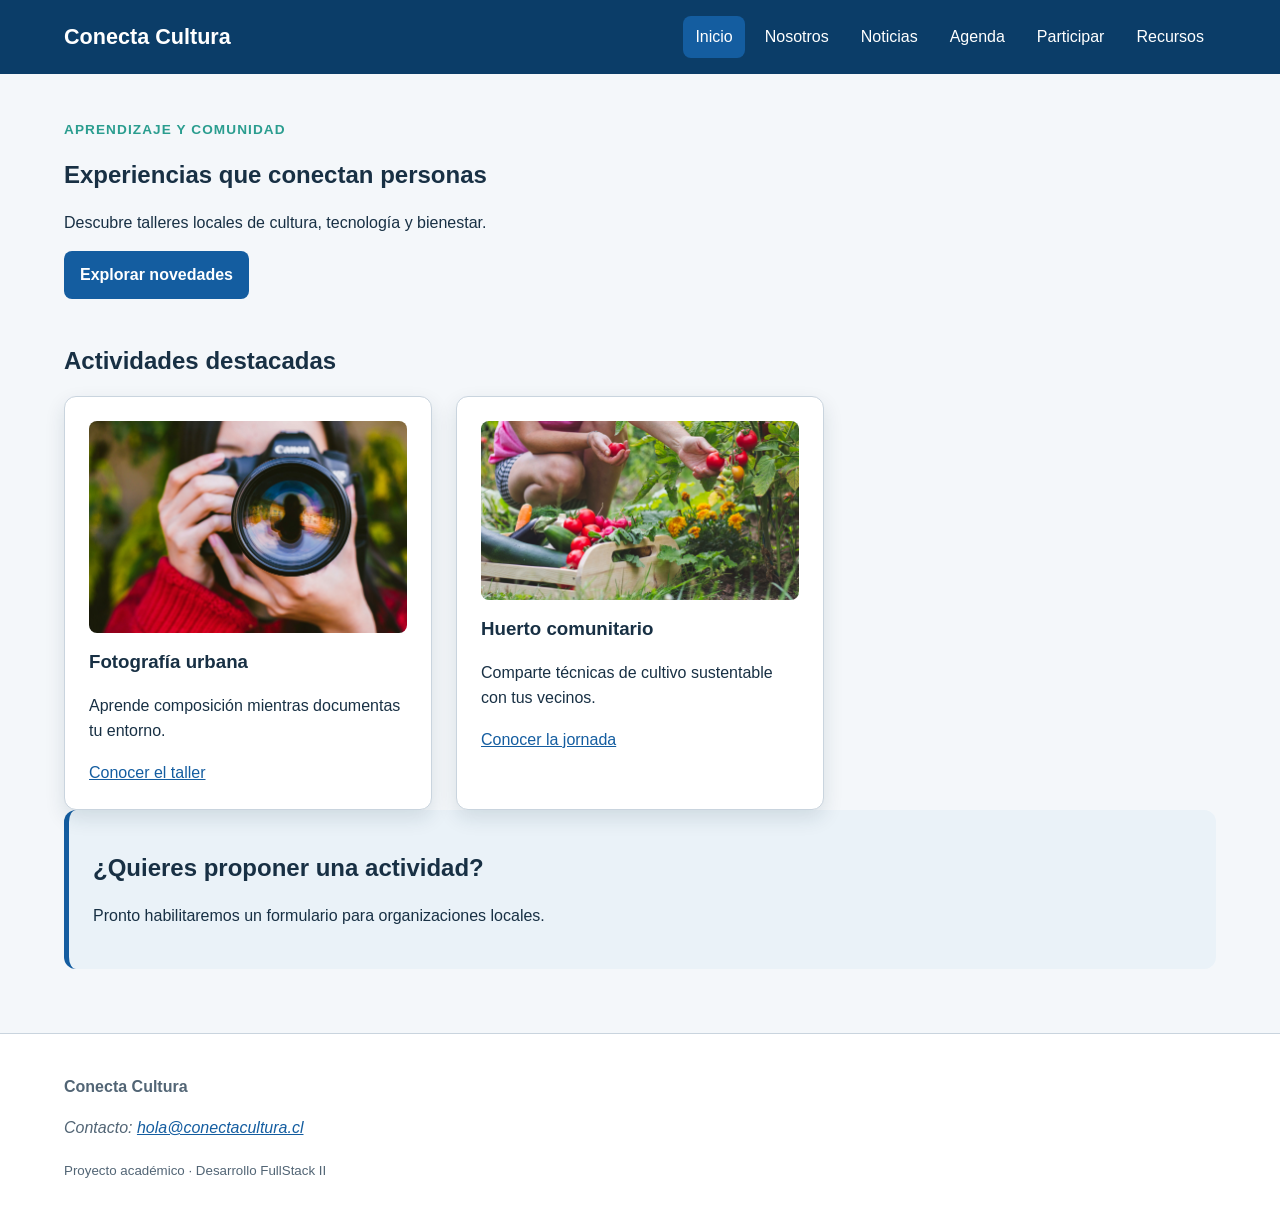
<file: index.html>
<!DOCTYPE html>
<html lang="es">
<head>
  <meta charset="UTF-8">
  <meta name="viewport" content="width=device-width, initial-scale=1.0">
  <meta name="description" content="Talleres y actividades de Conecta Cultura">
  <title>Inicio | Conecta Cultura</title>
  <link rel="stylesheet" href="assets/css/estilos.css">
</head>
<body>
  <a class="salto-contenido" href="#contenido-principal">Ir al contenido</a>
  <header class="cabecera-sitio">
    <a class="marca" href="index.html">Conecta Cultura</a>
    <nav aria-label="Navegación principal">
      <ul class="menu">
        <li><a href="index.html" aria-current="page">Inicio</a></li>
        <li><a href="nosotros.html">Nosotros</a></li>
        <li><a href="noticias.html">Noticias</a></li>
        <li><a href="agenda.html">Agenda</a></li>
        <li><a href="participar.html">Participar</a></li>
        <li><a href="recursos.html">Recursos</a></li>
      </ul>
    </nav>
  </header>

  <main id="contenido-principal">
    <section class="presentacion">
      <p class="etiqueta">Aprendizaje y comunidad</p>
      <h1>Experiencias que conectan personas</h1>
      <p>Descubre talleres locales de cultura, tecnología y bienestar.</p>
      <a class="boton" href="noticias.html">Explorar novedades</a>
    </section>

    <section aria-labelledby="titulo-actividades">
      <h2 id="titulo-actividades">Actividades destacadas</h2>
      <div class="grilla-tarjetas">
        <article class="tarjeta">
          <img src="assets/img/fotografia.jpg"
            alt="Participantes fotografiando edificios del barrio">
          <h3>Fotografía urbana</h3>
          <p>Aprende composición mientras documentas tu entorno.</p>
          <a href="noticia-detalle-1.html">Conocer el taller</a>
        </article>
        <article class="tarjeta">
          <img src="assets/img/huerto.jpg"
            alt="Manos plantando una hierba en un huerto comunitario">
          <h3>Huerto comunitario</h3>
          <p>Comparte técnicas de cultivo sustentable con tus vecinos.</p>
          <a href="noticia-detalle-2.html">Conocer la jornada</a>
        </article>
      </div>
    </section>

    <aside class="aviso" aria-labelledby="titulo-aviso">
      <h2 id="titulo-aviso">¿Quieres proponer una actividad?</h2>
      <p>Pronto habilitaremos un formulario para organizaciones locales.</p>
    </aside>
  </main>

  <footer class="pie-sitio">
    <p><strong>Conecta Cultura</strong></p>
    <address>Contacto: <a href="mailto:hola@conectacultura.cl">hola@conectacultura.cl</a></address>
    <p><small>Proyecto académico · Desarrollo FullStack II</small></p>
  </footer>

  <script src="assets/js/app.js"></script>
</body>
</html>
</file>
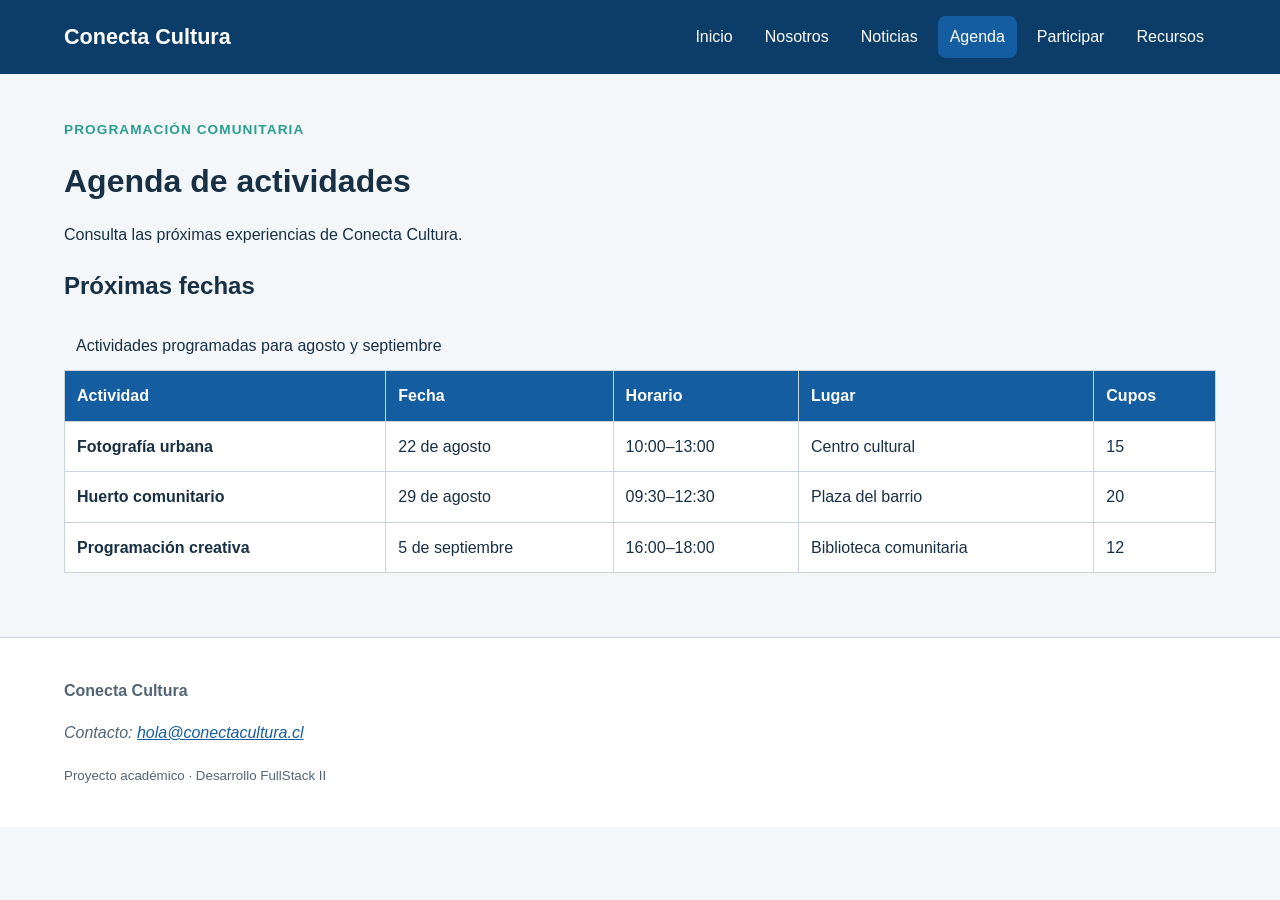
<file: agenda.html>
<!DOCTYPE html>
<html lang="es">
<head>
  <meta charset="UTF-8">
  <meta name="viewport" content="width=device-width, initial-scale=1.0">
  <meta name="description" content="Agenda de actividades de Conecta Cultura">
  <title>Agenda | Conecta Cultura</title>
  <link rel="stylesheet" href="assets/css/estilos.css">
</head>
<body>
  <a class="salto-contenido" href="#contenido-principal">Ir al contenido</a>
  <header class="cabecera-sitio">
    <a class="marca" href="index.html">Conecta Cultura</a>
    <nav aria-label="Navegación principal">
      <ul class="menu">
        <li><a href="index.html">Inicio</a></li>
        <li><a href="nosotros.html">Nosotros</a></li>
        <li><a href="noticias.html">Noticias</a></li>
        <li><a href="agenda.html" aria-current="page">Agenda</a></li>
        <li><a href="participar.html">Participar</a></li>
        <li><a href="recursos.html">Recursos</a></li>
      </ul>
    </nav>
  </header>

  <main id="contenido-principal">
    <header class="encabezado-pagina">
      <p class="etiqueta">Programación comunitaria</p>
      <h1>Agenda de actividades</h1>
      <p>Consulta las próximas experiencias de Conecta Cultura.</p>
    </header>

    <section aria-labelledby="titulo-agenda">
      <h2 id="titulo-agenda">Próximas fechas</h2>
      <div class="tabla-contenedor" tabindex="0"
        aria-label="Agenda desplazable horizontalmente">
        <table>
          <caption>Actividades programadas para agosto y septiembre</caption>
          <thead>
            <tr>
              <th scope="col">Actividad</th>
              <th scope="col">Fecha</th>
              <th scope="col">Horario</th>
              <th scope="col">Lugar</th>
              <th scope="col">Cupos</th>
            </tr>
          </thead>
          <tbody>
            <tr>
              <th scope="row">Fotografía urbana</th>
              <td><time datetime="2026-08-22">22 de agosto</time></td>
              <td><time datetime="10:00">10:00</time>–13:00</td>
              <td>Centro cultural</td>
              <td>15</td>
            </tr>
            <tr>
              <th scope="row">Huerto comunitario</th>
              <td><time datetime="2026-08-29">29 de agosto</time></td>
              <td><time datetime="09:30">09:30</time>–12:30</td>
              <td>Plaza del barrio</td>
              <td>20</td>
            </tr>
            <tr>
              <th scope="row">Programación creativa</th>
              <td><time datetime="2026-09-05">5 de septiembre</time></td>
              <td><time datetime="16:00">16:00</time>–18:00</td>
              <td>Biblioteca comunitaria</td>
              <td>12</td>
            </tr>
          </tbody>
        </table>
      </div>
    </section>
  </main>

  <footer class="pie-sitio">
    <p><strong>Conecta Cultura</strong></p>
    <address>Contacto: <a href="mailto:hola@conectacultura.cl">hola@conectacultura.cl</a></address>
    <p><small>Proyecto académico · Desarrollo FullStack II</small></p>
  </footer>

  <script src="assets/js/app.js"></script>
</body>
</html>
</file>
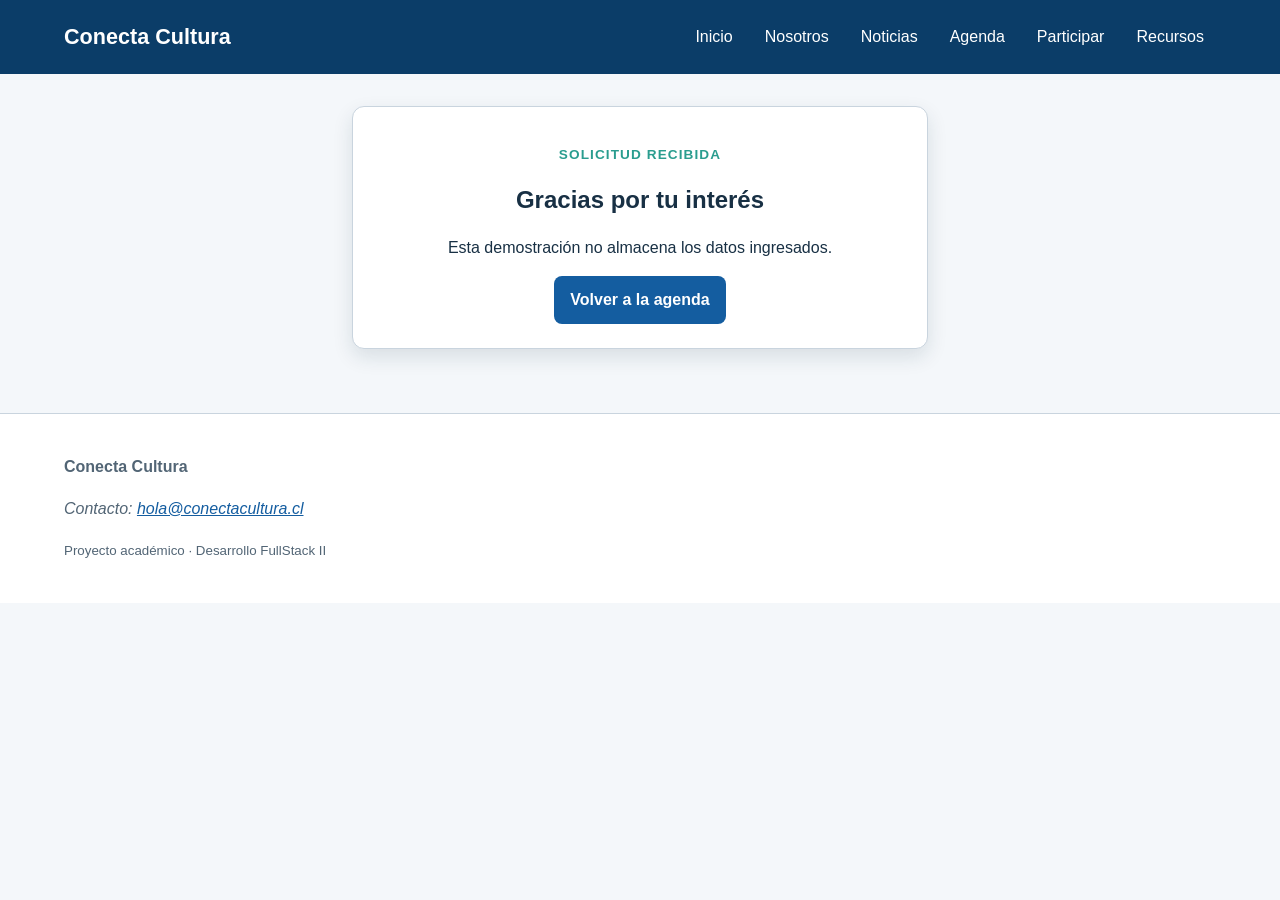
<file: confirmacion.html>
<!DOCTYPE html>
<html lang="es">
<head>
  <meta charset="UTF-8">
  <meta name="viewport" content="width=device-width, initial-scale=1.0">
  <meta name="description" content="Confirmación de solicitud de participación">
  <title>Solicitud recibida | Conecta Cultura</title>
  <link rel="stylesheet" href="assets/css/estilos.css">
</head>
<body>
  <a class="salto-contenido" href="#contenido-principal">Ir al contenido</a>
  <header class="cabecera-sitio">
    <a class="marca" href="index.html">Conecta Cultura</a>
    <nav aria-label="Navegación principal">
      <ul class="menu">
        <li><a href="index.html">Inicio</a></li>
        <li><a href="nosotros.html">Nosotros</a></li>
        <li><a href="noticias.html">Noticias</a></li>
        <li><a href="agenda.html">Agenda</a></li>
        <li><a href="participar.html">Participar</a></li>
        <li><a href="recursos.html">Recursos</a></li>
      </ul>
    </nav>
  </header>

  <main id="contenido-principal">
    <section class="mensaje-confirmacion">
      <p class="etiqueta">Solicitud recibida</p>
      <h1>Gracias por tu interés</h1>
      <p>Esta demostración no almacena los datos ingresados.</p>
      <a class="boton" href="agenda.html">Volver a la agenda</a>
    </section>
  </main>

  <footer class="pie-sitio">
    <p><strong>Conecta Cultura</strong></p>
    <address>Contacto: <a href="mailto:hola@conectacultura.cl">hola@conectacultura.cl</a></address>
    <p><small>Proyecto académico · Desarrollo FullStack II</small></p>
  </footer>

  <script src="assets/js/app.js"></script>
</body>
</html>
</file>
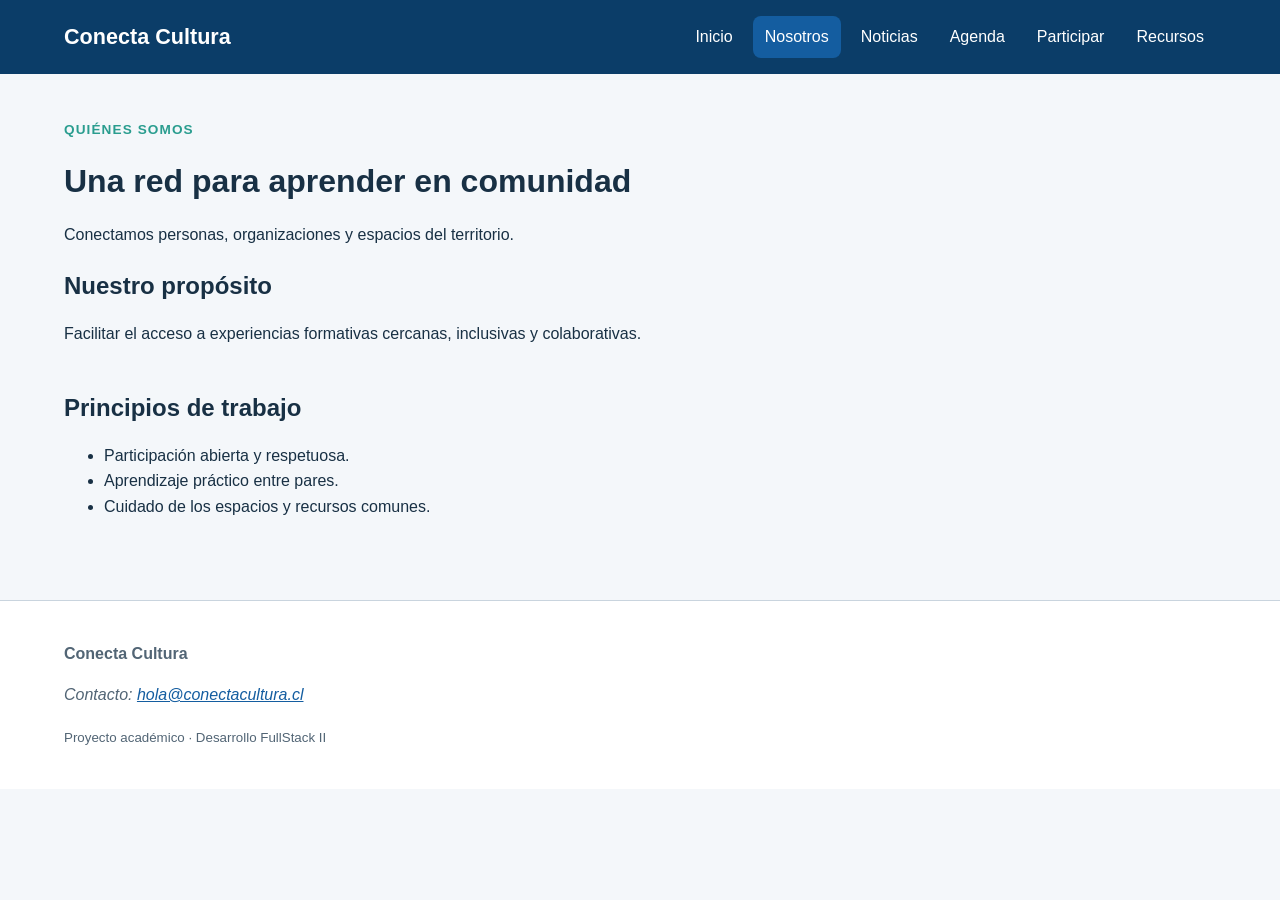
<file: nosotros.html>
<!DOCTYPE html>
<html lang="es">
<head>
  <meta charset="UTF-8">
  <meta name="viewport" content="width=device-width, initial-scale=1.0">
  <meta name="description" content="Quiénes somos en Conecta Cultura">
  <title>Nosotros | Conecta Cultura</title>
  <link rel="stylesheet" href="assets/css/estilos.css">
</head>
<body>
  <a class="salto-contenido" href="#contenido-principal">Ir al contenido</a>
  <header class="cabecera-sitio">
    <a class="marca" href="index.html">Conecta Cultura</a>
    <nav aria-label="Navegación principal">
      <ul class="menu">
        <li><a href="index.html">Inicio</a></li>
        <li><a href="nosotros.html" aria-current="page">Nosotros</a></li>
        <li><a href="noticias.html">Noticias</a></li>
        <li><a href="agenda.html">Agenda</a></li>
        <li><a href="participar.html">Participar</a></li>
        <li><a href="recursos.html">Recursos</a></li>
      </ul>
    </nav>
  </header>

  <main id="contenido-principal">
    <header class="encabezado-pagina">
      <p class="etiqueta">Quiénes somos</p>
      <h1>Una red para aprender en comunidad</h1>
      <p>Conectamos personas, organizaciones y espacios del territorio.</p>
    </header>

    <section aria-labelledby="titulo-proposito">
      <h2 id="titulo-proposito">Nuestro propósito</h2>
      <p>Facilitar el acceso a experiencias formativas cercanas,
        inclusivas y colaborativas.</p>
    </section>

    <section aria-labelledby="titulo-principios">
      <h2 id="titulo-principios">Principios de trabajo</h2>
      <ul>
        <li>Participación abierta y respetuosa.</li>
        <li>Aprendizaje práctico entre pares.</li>
        <li>Cuidado de los espacios y recursos comunes.</li>
      </ul>
    </section>
  </main>

  <footer class="pie-sitio">
    <p><strong>Conecta Cultura</strong></p>
    <address>Contacto: <a href="mailto:hola@conectacultura.cl">hola@conectacultura.cl</a></address>
    <p><small>Proyecto académico · Desarrollo FullStack II</small></p>
  </footer>

  <script src="assets/js/app.js"></script>
</body>
</html>
</file>
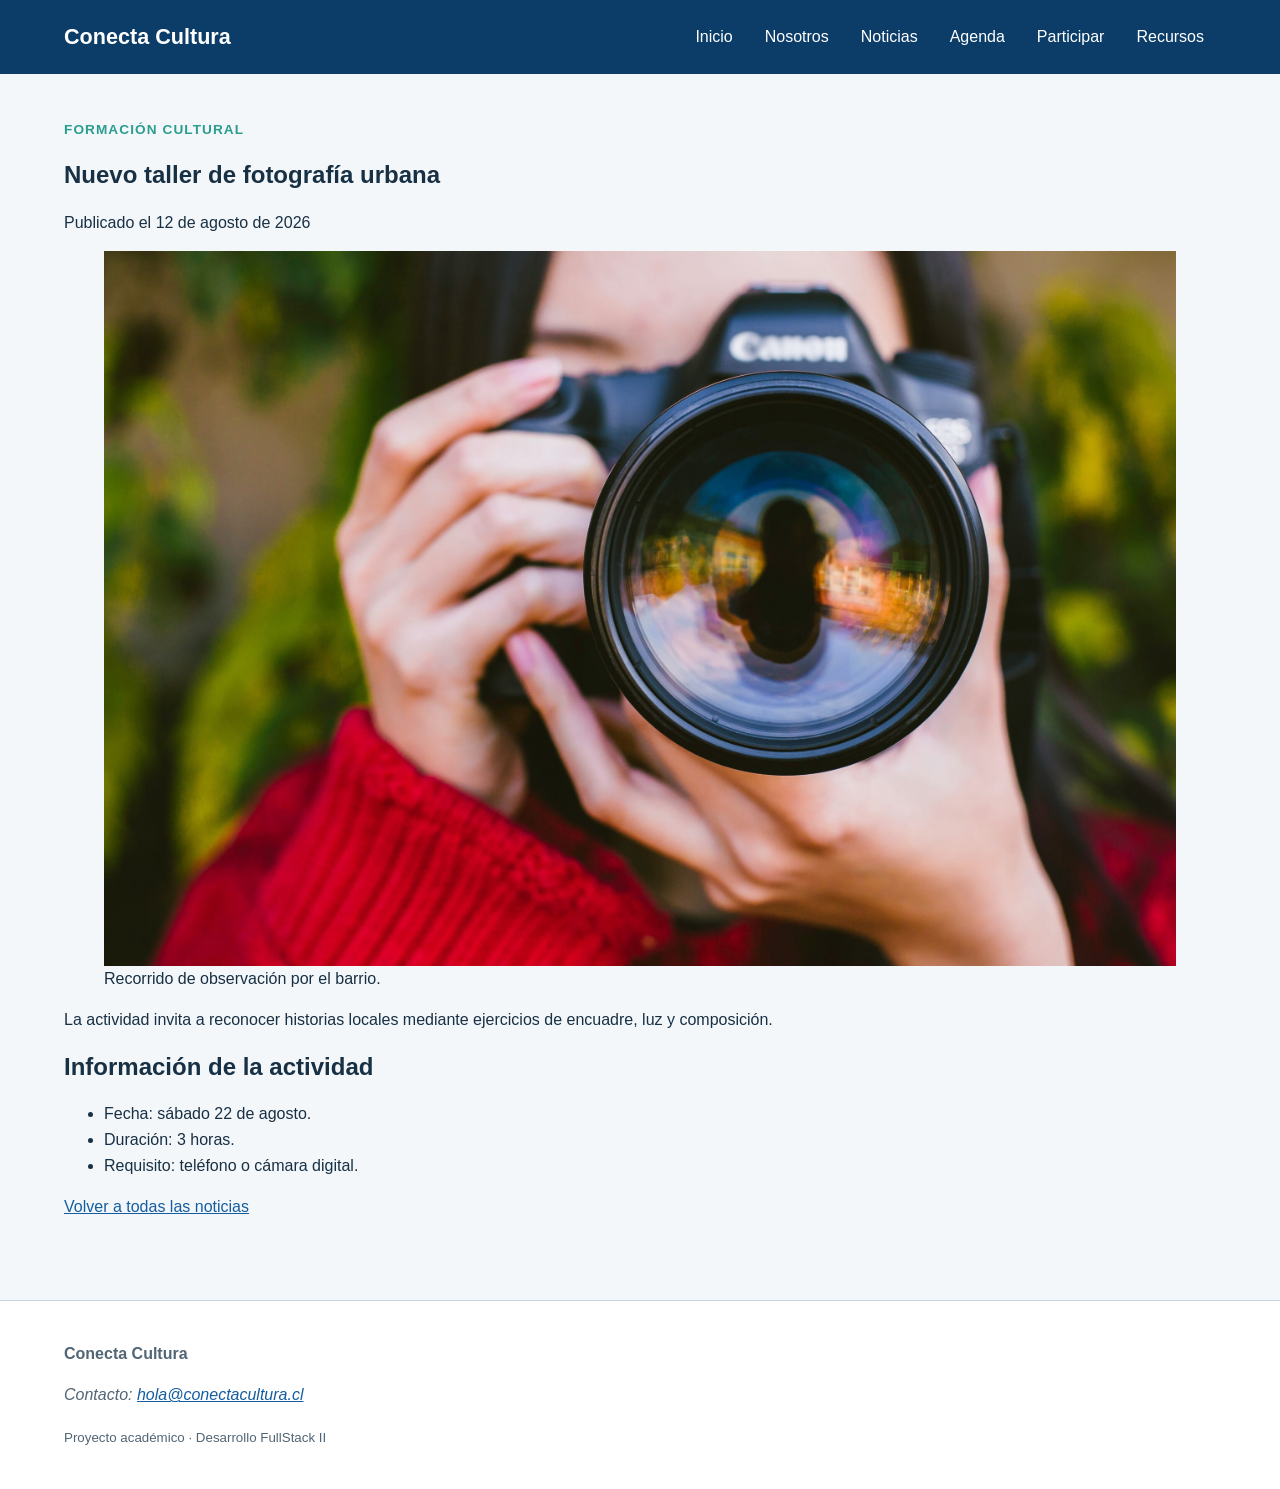
<file: noticia-detalle-1.html>
<!DOCTYPE html>
<html lang="es">
<head>
  <meta charset="UTF-8">
  <meta name="viewport" content="width=device-width, initial-scale=1.0">
  <meta name="description" content="Detalle del taller de fotografía urbana">
  <title>Fotografía urbana | Conecta Cultura</title>
  <link rel="stylesheet" href="assets/css/estilos.css">
</head>
<body>
  <a class="salto-contenido" href="#contenido-principal">Ir al contenido</a>
  <header class="cabecera-sitio">
    <a class="marca" href="index.html">Conecta Cultura</a>
    <nav aria-label="Navegación principal">
      <ul class="menu">
        <li><a href="index.html">Inicio</a></li>
        <li><a href="nosotros.html">Nosotros</a></li>
        <li><a href="noticias.html">Noticias</a></li>
        <li><a href="agenda.html">Agenda</a></li>
        <li><a href="participar.html">Participar</a></li>
        <li><a href="recursos.html">Recursos</a></li>
      </ul>
    </nav>
  </header>

  <main id="contenido-principal">
    <article class="noticia-completa">
      <header>
        <p class="etiqueta">Formación cultural</p>
        <h1>Nuevo taller de fotografía urbana</h1>
        <p>Publicado el <time datetime="2026-08-12">12 de agosto de 2026</time></p>
      </header>

      <figure>
        <img src="assets/img/fotografia.jpg"
          alt="Grupo observando edificios durante una salida fotográfica">
        <figcaption>Recorrido de observación por el barrio.</figcaption>
      </figure>

      <p>La actividad invita a reconocer historias locales mediante
        ejercicios de encuadre, luz y composición.</p>

      <h2>Información de la actividad</h2>
      <ul>
        <li>Fecha: sábado 22 de agosto.</li>
        <li>Duración: 3 horas.</li>
        <li>Requisito: teléfono o cámara digital.</li>
      </ul>

      <p><a href="noticias.html">Volver a todas las noticias</a></p>
    </article>
  </main>

  <footer class="pie-sitio">
    <p><strong>Conecta Cultura</strong></p>
    <address>Contacto: <a href="mailto:hola@conectacultura.cl">hola@conectacultura.cl</a></address>
    <p><small>Proyecto académico · Desarrollo FullStack II</small></p>
  </footer>

  <script src="assets/js/app.js"></script>
</body>
</html>
</file>
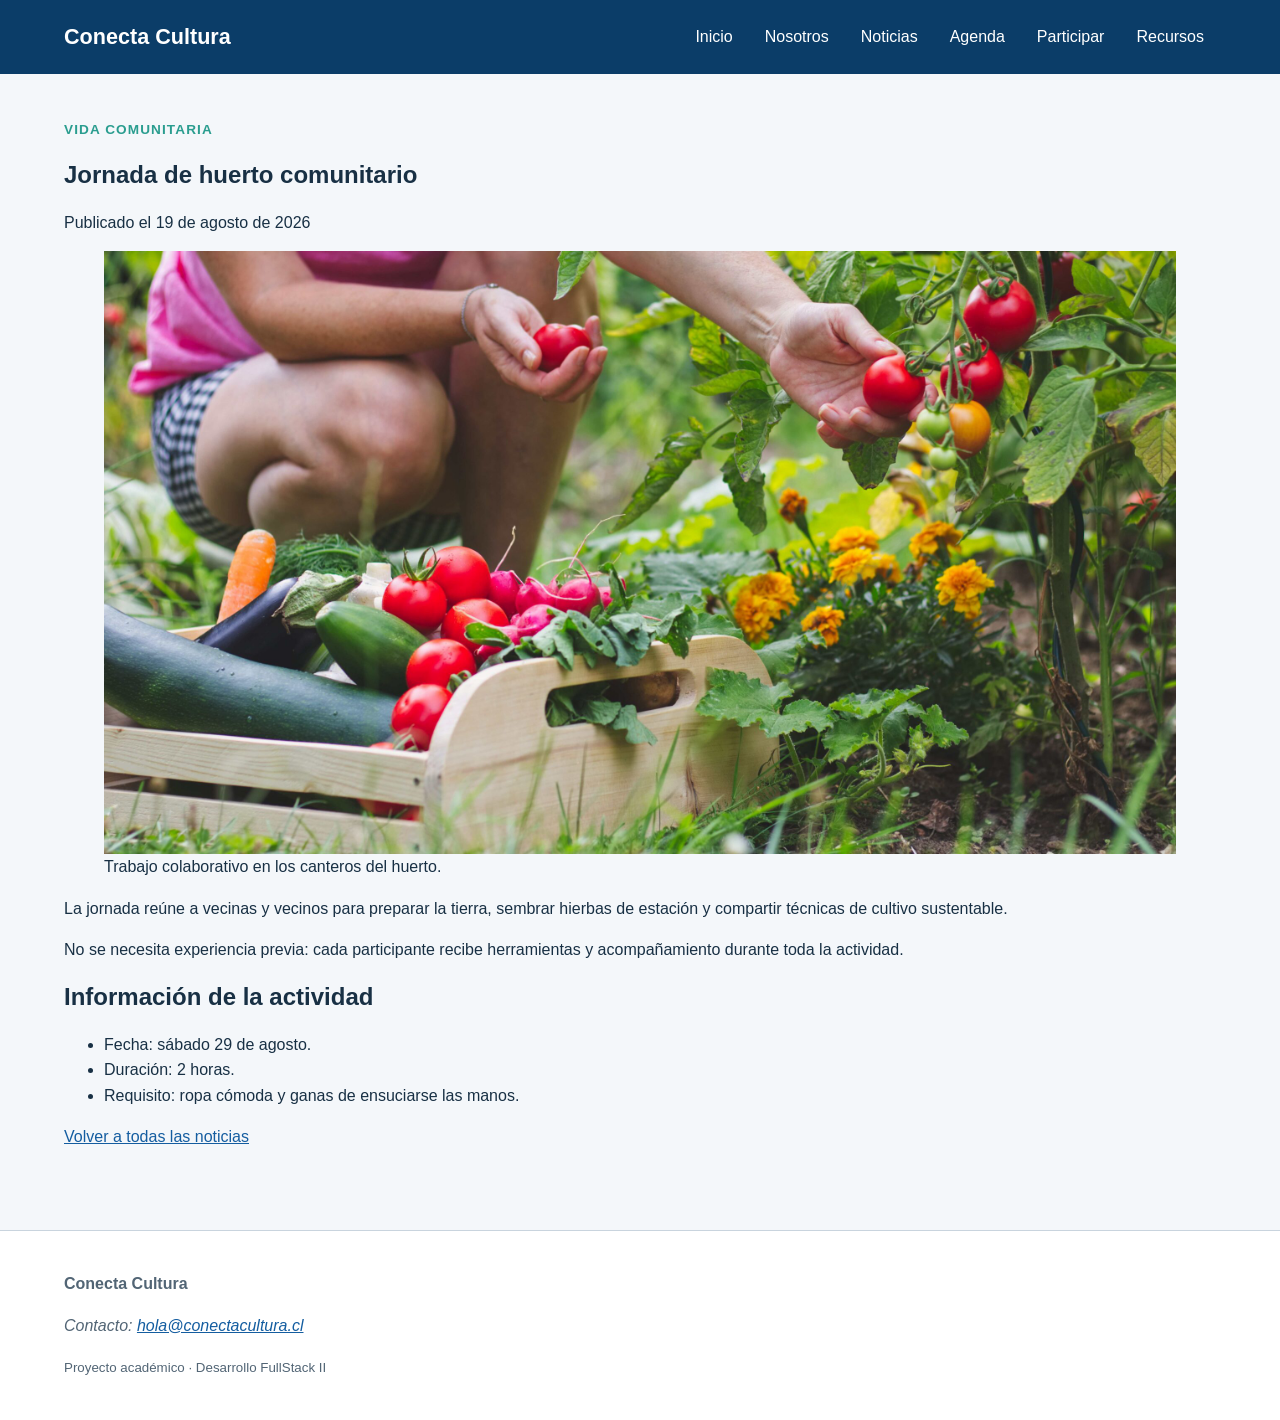
<file: noticia-detalle-2.html>
<!DOCTYPE html>
<html lang="es">
<head>
  <meta charset="UTF-8">
  <meta name="viewport" content="width=device-width, initial-scale=1.0">
  <meta name="description" content="Detalle de la jornada de huerto comunitario">
  <title>Huerto comunitario | Conecta Cultura</title>
  <link rel="stylesheet" href="assets/css/estilos.css">
</head>
<body>
  <a class="salto-contenido" href="#contenido-principal">Ir al contenido</a>
  <header class="cabecera-sitio">
    <a class="marca" href="index.html">Conecta Cultura</a>
    <nav aria-label="Navegación principal">
      <ul class="menu">
        <li><a href="index.html">Inicio</a></li>
        <li><a href="nosotros.html">Nosotros</a></li>
        <li><a href="noticias.html">Noticias</a></li>
        <li><a href="agenda.html">Agenda</a></li>
        <li><a href="participar.html">Participar</a></li>
        <li><a href="recursos.html">Recursos</a></li>
      </ul>
    </nav>
  </header>

  <main id="contenido-principal">
    <article class="noticia-completa">
      <header>
        <p class="etiqueta">Vida comunitaria</p>
        <h1>Jornada de huerto comunitario</h1>
        <p>Publicado el <time datetime="2026-08-19">19 de agosto de 2026</time></p>
      </header>

      <figure>
        <img src="assets/img/huerto.jpg"
          alt="Vecinos plantando hierbas en el huerto del barrio">
        <figcaption>Trabajo colaborativo en los canteros del huerto.</figcaption>
      </figure>

      <p>La jornada reúne a vecinas y vecinos para preparar la tierra,
        sembrar hierbas de estación y compartir técnicas de cultivo
        sustentable.</p>
      <p>No se necesita experiencia previa: cada participante recibe
        herramientas y acompañamiento durante toda la actividad.</p>

      <h2>Información de la actividad</h2>
      <ul>
        <li>Fecha: sábado 29 de agosto.</li>
        <li>Duración: 2 horas.</li>
        <li>Requisito: ropa cómoda y ganas de ensuciarse las manos.</li>
      </ul>

      <p><a href="noticias.html">Volver a todas las noticias</a></p>
    </article>
  </main>

  <footer class="pie-sitio">
    <p><strong>Conecta Cultura</strong></p>
    <address>Contacto: <a href="mailto:hola@conectacultura.cl">hola@conectacultura.cl</a></address>
    <p><small>Proyecto académico · Desarrollo FullStack II</small></p>
  </footer>

  <script src="assets/js/app.js"></script>
</body>
</html>
</file>
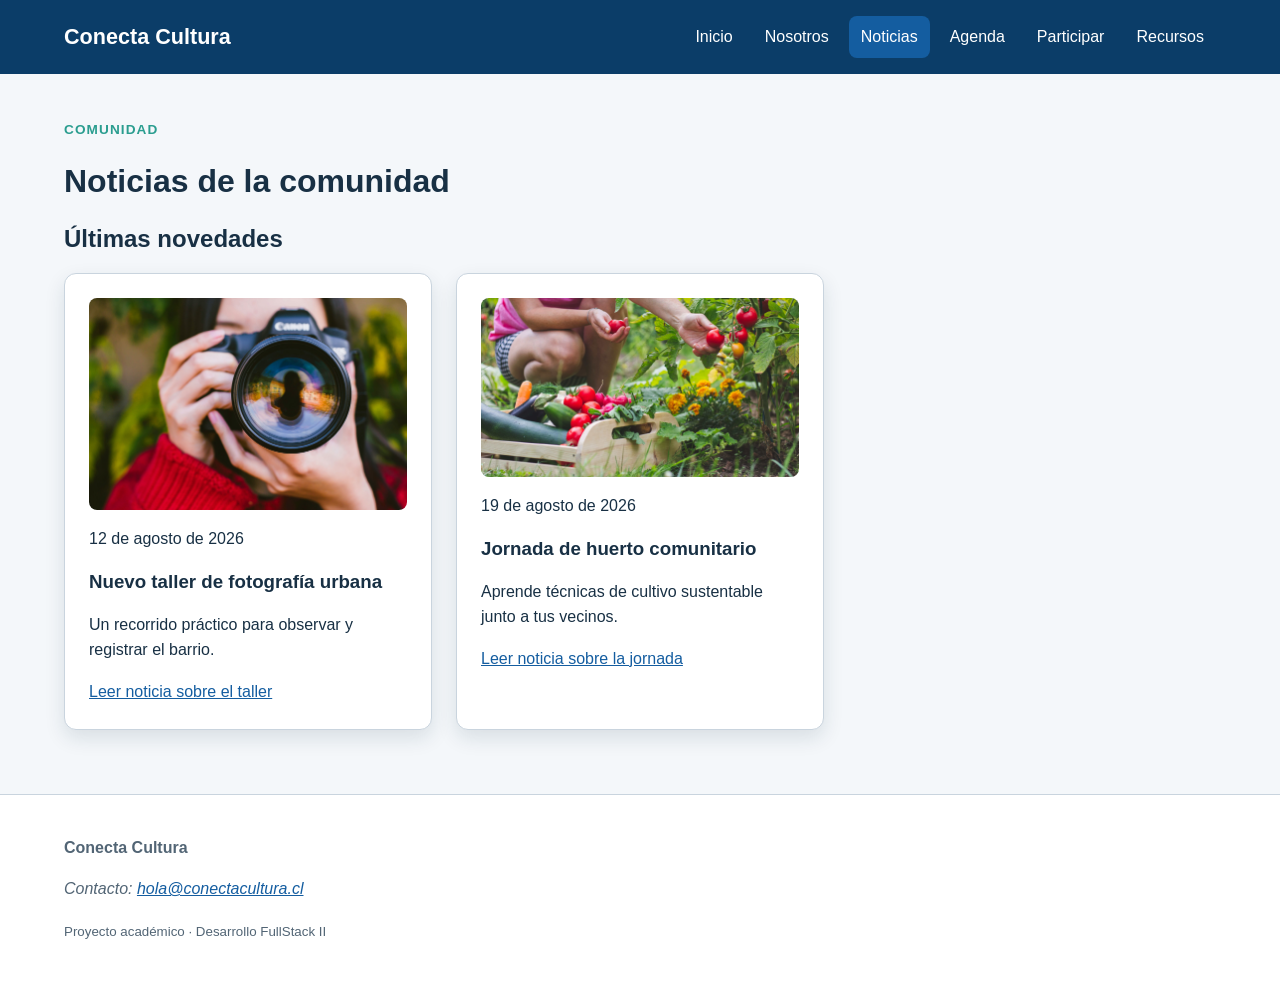
<file: noticias.html>
<!DOCTYPE html>
<html lang="es">
<head>
  <meta charset="UTF-8">
  <meta name="viewport" content="width=device-width, initial-scale=1.0">
  <meta name="description" content="Últimas novedades de Conecta Cultura">
  <title>Noticias | Conecta Cultura</title>
  <link rel="stylesheet" href="assets/css/estilos.css">
</head>
<body>
  <a class="salto-contenido" href="#contenido-principal">Ir al contenido</a>
  <header class="cabecera-sitio">
    <a class="marca" href="index.html">Conecta Cultura</a>
    <nav aria-label="Navegación principal">
      <ul class="menu">
        <li><a href="index.html">Inicio</a></li>
        <li><a href="nosotros.html">Nosotros</a></li>
        <li><a href="noticias.html" aria-current="page">Noticias</a></li>
        <li><a href="agenda.html">Agenda</a></li>
        <li><a href="participar.html">Participar</a></li>
        <li><a href="recursos.html">Recursos</a></li>
      </ul>
    </nav>
  </header>

  <main id="contenido-principal">
    <header class="encabezado-pagina">
      <p class="etiqueta">Comunidad</p>
      <h1>Noticias de la comunidad</h1>
    </header>

    <section aria-labelledby="titulo-novedades">
      <h2 id="titulo-novedades">Últimas novedades</h2>
      <div class="grilla-tarjetas">
        <article class="tarjeta">
          <img src="assets/img/fotografia.jpg"
            alt="Participantes de un taller de fotografía urbana">
          <p><time datetime="2026-08-12">12 de agosto de 2026</time></p>
          <h3>Nuevo taller de fotografía urbana</h3>
          <p>Un recorrido práctico para observar y registrar el barrio.</p>
          <a href="noticia-detalle-1.html">Leer noticia sobre el taller</a>
        </article>
        <article class="tarjeta">
          <img src="assets/img/huerto.jpg"
            alt="Vecinos trabajando en un huerto comunitario">
          <p><time datetime="2026-08-19">19 de agosto de 2026</time></p>
          <h3>Jornada de huerto comunitario</h3>
          <p>Aprende técnicas de cultivo sustentable junto a tus vecinos.</p>
          <a href="noticia-detalle-2.html">Leer noticia sobre la jornada</a>
        </article>
      </div>
    </section>
  </main>

  <footer class="pie-sitio">
    <p><strong>Conecta Cultura</strong></p>
    <address>Contacto: <a href="mailto:hola@conectacultura.cl">hola@conectacultura.cl</a></address>
    <p><small>Proyecto académico · Desarrollo FullStack II</small></p>
  </footer>

  <script src="assets/js/app.js"></script>
</body>
</html>
</file>
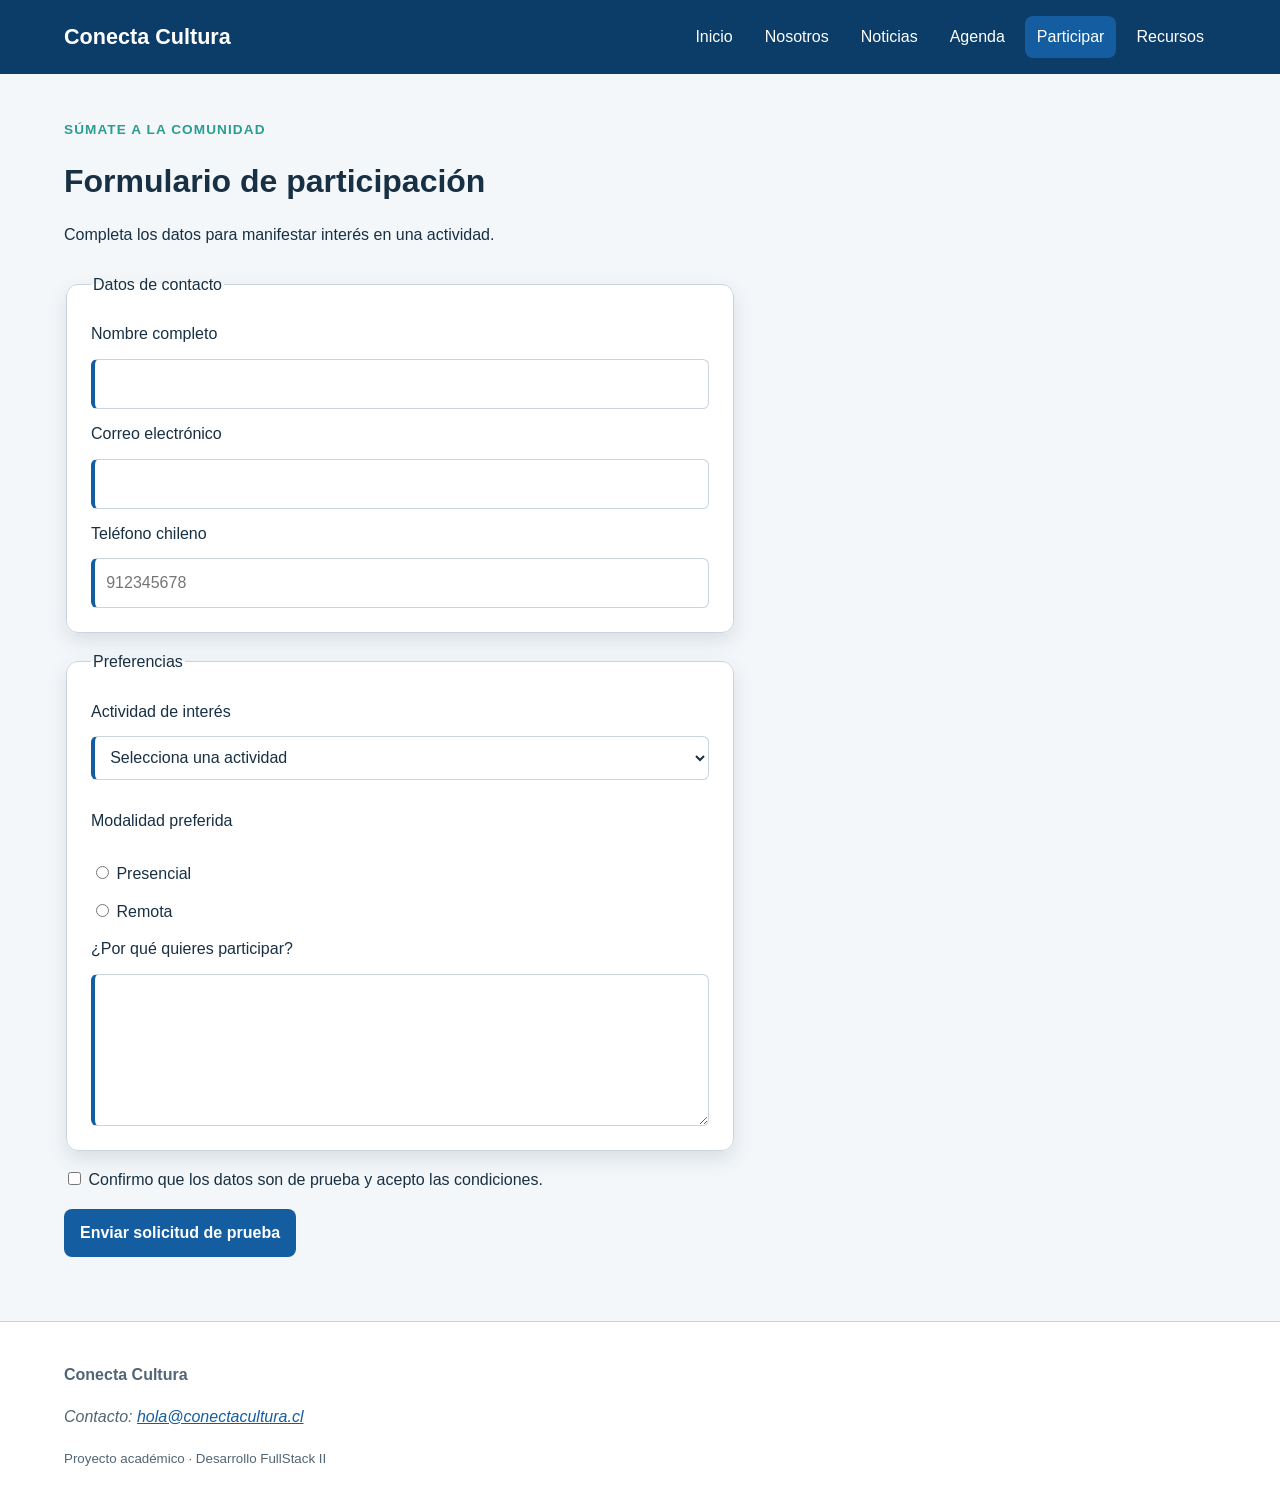
<file: participar.html>
<!DOCTYPE html>
<html lang="es">
<head>
  <meta charset="UTF-8">
  <meta name="viewport" content="width=device-width, initial-scale=1.0">
  <meta name="description" content="Formulario de participación en Conecta Cultura">
  <title>Participar | Conecta Cultura</title>
  <link rel="stylesheet" href="assets/css/estilos.css">
</head>
<body>
  <a class="salto-contenido" href="#contenido-principal">Ir al contenido</a>
  <header class="cabecera-sitio">
    <a class="marca" href="index.html">Conecta Cultura</a>
    <nav aria-label="Navegación principal">
      <ul class="menu">
        <li><a href="index.html">Inicio</a></li>
        <li><a href="nosotros.html">Nosotros</a></li>
        <li><a href="noticias.html">Noticias</a></li>
        <li><a href="agenda.html">Agenda</a></li>
        <li><a href="participar.html" aria-current="page">Participar</a></li>
        <li><a href="recursos.html">Recursos</a></li>
      </ul>
    </nav>
  </header>

  <main id="contenido-principal">
    <header class="encabezado-pagina">
      <p class="etiqueta">Súmate a la comunidad</p>
      <h1>Formulario de participación</h1>
      <p>Completa los datos para manifestar interés en una actividad.</p>
    </header>

    <form class="formulario" action="confirmacion.html" method="get">
      <fieldset>
        <legend>Datos de contacto</legend>

        <label for="nombre">Nombre completo</label>
        <input id="nombre" name="nombre" type="text"
          autocomplete="name" minlength="3" maxlength="80" required>

        <label for="correo">Correo electrónico</label>
        <input id="correo" name="correo" type="email"
          autocomplete="email" required>

        <label for="telefono">Teléfono chileno</label>
        <input id="telefono" name="telefono" type="tel"
          autocomplete="tel" placeholder="912345678"
          pattern="[0-9]{9}" title="Ingresa 9 dígitos" required>
      </fieldset>

      <fieldset>
        <legend>Preferencias</legend>

        <label for="actividad">Actividad de interés</label>
        <select id="actividad" name="actividad" required>
          <option value="">Selecciona una actividad</option>
          <option value="fotografia">Fotografía urbana</option>
          <option value="huerto">Huerto comunitario</option>
          <option value="programacion">Programación creativa</option>
        </select>

        <p>Modalidad preferida</p>
        <label><input type="radio" name="modalidad"
          value="presencial" required> Presencial</label>
        <label><input type="radio" name="modalidad"
          value="remota"> Remota</label>

        <label for="motivacion">¿Por qué quieres participar?</label>
        <textarea id="motivacion" name="motivacion"
          rows="5" minlength="20" maxlength="500" required></textarea>
      </fieldset>

      <label>
        <input type="checkbox" name="acepta_condiciones" required>
        Confirmo que los datos son de prueba y acepto las condiciones.
      </label>

      <button type="submit">Enviar solicitud de prueba</button>
    </form>
  </main>

  <footer class="pie-sitio">
    <p><strong>Conecta Cultura</strong></p>
    <address>Contacto: <a href="mailto:hola@conectacultura.cl">hola@conectacultura.cl</a></address>
    <p><small>Proyecto académico · Desarrollo FullStack II</small></p>
  </footer>

  <script src="assets/js/app.js"></script>
</body>
</html>
</file>
<file: assets/css/estilos.css>
/* 1. Variables */
:root {
  --color-primario: #145da0;
  --color-primario-oscuro: #0b3d68;
  --color-secundario: #2a9d8f;
  --color-acento: #f4a261;
  --color-texto: #183044;
  --color-texto-suave: #526575;
  --color-fondo: #f4f7fa;
  --color-superficie: #ffffff;
  --color-borde: #c9d4de;
  --fuente-base: Arial, Helvetica, sans-serif;
  --radio: 0.75rem;
  --sombra: 0 0.5rem 1.25rem rgb(20 48 68 / 12%);
  --ancho-contenido: 72rem;
}

*,
*::before,
*::after {
  box-sizing: border-box;
}

/* 2. Base y tipografía */
html {
  scroll-behavior: smooth;
}

body {
  margin: 0;
  color: var(--color-texto);
  background: var(--color-fondo);
  font-family: var(--fuente-base);
  font-size: 1rem;
  line-height: 1.6;
}

img,
video {
  display: block;
  max-width: 100%;
  height: auto;
}

a {
  color: var(--color-primario);
}

h1,
h2,
h3 {
  line-height: 1.2;
}

/* 3. Estructura */
main {
  width: 90%;
  max-width: var(--ancho-contenido);
  margin-inline: auto;
  padding-block: 2rem 4rem;
}

section + section {
  margin-top: 3rem;
}

.encabezado-pagina {
  margin-bottom: 1.5rem;
}

/* 4. Navegación */
.cabecera-sitio {
  display: flex;
  flex-direction: column;
  gap: 1rem;
  padding: 1rem 5%;
  color: #ffffff;
  background: var(--color-primario-oscuro);
}

.marca {
  color: #ffffff;
  font-size: 1.35rem;
  font-weight: 700;
  text-decoration: none;
}

.menu {
  display: flex;
  flex-direction: column;
  gap: 0.5rem;
  margin: 0;
  padding: 0;
  list-style: none;
}

.menu a {
  display: inline-block;
  padding: 0.5rem 0.75rem;
  color: #ffffff;
  border-radius: 0.5rem;
  text-decoration: none;
}

.menu a:hover,
.menu a[aria-current="page"] {
  background: var(--color-primario);
}

@media (min-width: 48rem) {
  .cabecera-sitio {
    flex-direction: row;
    justify-content: space-between;
    align-items: center;
  }

  .menu {
    flex-direction: row;
    flex-wrap: wrap;
  }
}

/* 5. Componentes */
.etiqueta {
  margin-bottom: 0.25rem;
  color: var(--color-secundario);
  font-size: 0.85rem;
  font-weight: 700;
  letter-spacing: 0.08em;
  text-transform: uppercase;
}

.tarjeta,
.mensaje-confirmacion,
.formulario fieldset {
  padding: 1.5rem;
  background: var(--color-superficie);
  border: 1px solid var(--color-borde);
  border-radius: var(--radio);
  box-shadow: var(--sombra);
}

.grilla-tarjetas {
  display: grid;
  grid-template-columns: 1fr;
  gap: 1.5rem;
}

@media (min-width: 48rem) {
  .grilla-tarjetas {
    grid-template-columns: 1fr 1fr;
  }
}

@media (min-width: 64rem) {
  .grilla-tarjetas {
    grid-template-columns: repeat(3, 1fr);
  }
}

.tarjeta img {
  border-radius: 0.5rem;
  margin-bottom: 0.75rem;
}

.boton,
button {
  display: inline-block;
  width: fit-content;
  padding: 0.7rem 1rem;
  color: #ffffff;
  background: var(--color-primario);
  border: 0;
  border-radius: 0.5rem;
  font: inherit;
  font-weight: 700;
  text-decoration: none;
  cursor: pointer;
}

.boton:hover,
button:hover {
  background: var(--color-primario-oscuro);
}

.aviso {
  padding: 1.5rem;
  background: #eaf2f8;
  border-left: 0.35rem solid var(--color-primario);
  border-radius: var(--radio);
}

.presentacion {
  margin-bottom: 2rem;
}

.pie-sitio {
  padding: 1.5rem 5%;
  color: var(--color-texto-suave);
  background: var(--color-superficie);
  border-top: 1px solid var(--color-borde);
}

.pie-sitio a {
  color: var(--color-primario);
}

.mensaje-confirmacion {
  max-width: 36rem;
  margin-inline: auto;
  text-align: center;
}

/* 6. Tablas y formularios */
.tabla-contenedor {
  max-width: 100%;
  overflow-x: auto;
}

table {
  width: 100%;
  border-collapse: collapse;
  background: var(--color-superficie);
}

caption,
th,
td {
  padding: 0.75rem;
  text-align: left;
}

th,
td {
  border: 1px solid var(--color-borde);
}

thead {
  color: #ffffff;
  background: var(--color-primario);
}

.formulario {
  display: grid;
  gap: 1rem;
  max-width: 42rem;
}

.formulario fieldset {
  display: grid;
  gap: 0.75rem;
}

.formulario input,
.formulario select,
.formulario textarea {
  width: 100%;
  padding: 0.7rem;
  color: inherit;
  background: #ffffff;
  border: 1px solid var(--color-borde);
  border-radius: 0.4rem;
  font: inherit;
}

.formulario input[type="radio"],
.formulario input[type="checkbox"] {
  width: auto;
}

/* 7. Multimedia y utilidades */
:focus-visible {
  outline: 3px solid var(--color-acento);
  outline-offset: 3px;
}

input:required,
select:required,
textarea:required {
  border-left: 0.3rem solid var(--color-primario);
}

input:focus,
select:focus,
textarea:focus {
  border-color: var(--color-primario);
}

.salto-contenido {
  position: absolute;
  padding: 0.6rem 1rem;
  color: #ffffff;
  background: var(--color-primario-oscuro);
  transform: translateY(-150%);
}

.salto-contenido:focus {
  transform: translateY(0);
}
</file>
